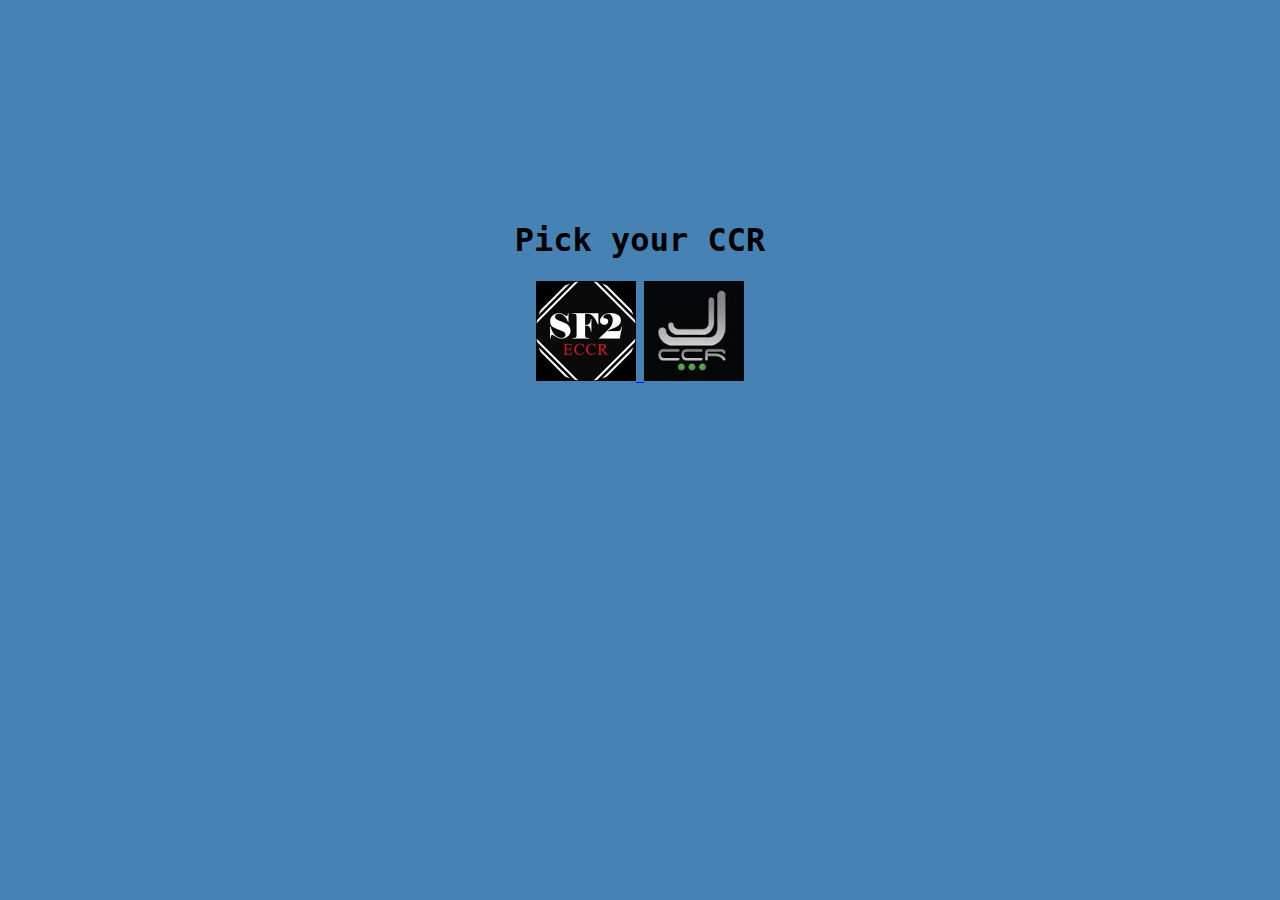
<file: index.html>
<!DOCTYPE html>
<html lang="en">
<head>
  <meta charset="UTF-8">
  <meta http-equiv="X-UA-Compatible" content="IE=edge">
  <meta name="viewport" content="width=device-width, initial-scale=1.0">
  <title>Online CCR Simulator</title>
</head>
<body style="font-family: monospace; background-color: steelblue;">
  <section style="text-align: center; padding-top: 12rem;">
    <h1 style="font-size: 2rem;">Pick your CCR</h1>

    <a href="#">
      <img src="./images/sf2-logo.jpeg" alt="SF2" style="height: 100px;">
    </a>

    <a href="./jj.html">
      <img src="./images/jj-logo.jpeg" alt="JJ" style="height: 100px;">
    </a>
  </section>
</body>
</html>
</file>
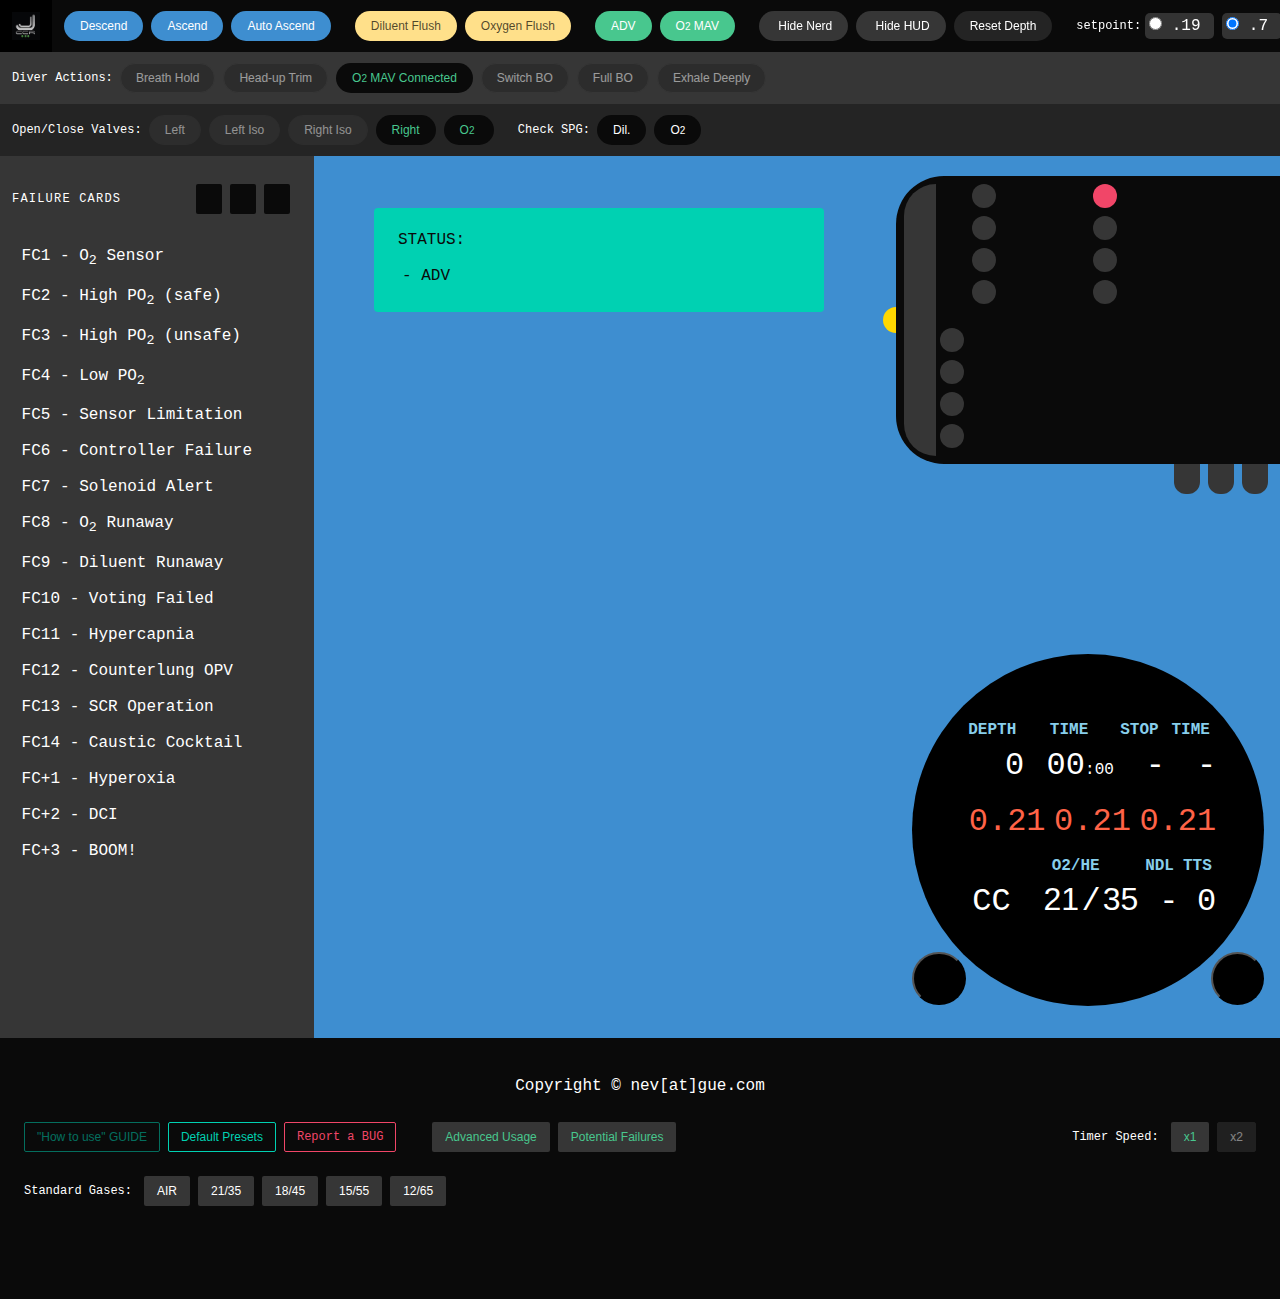
<file: jj.html>
<!DOCTYPE html>
<html lang='en' class='has-navbar-fixed-top'>
<head>
  <meta charset='UTF-8'>
  <meta http-equiv='X-UA-Compatible' content='IE=edge'>
  <meta name='viewport' content='width=device-width, initial-scale=1.0'>
  <title>JJ CCR Simulator</title>
  <link rel='stylesheet' href='https://cdnjs.cloudflare.com/ajax/libs/font-awesome/6.2.1/css/all.min.css' integrity='sha512-MV7K8+y+gLIBoVD59lQIYicR65iaqukzvf/nwasF0nqhPay5w/9lJmVM2hMDcnK1OnMGCdVK+iQrJ7lzPJQd1w==' crossorigin='anonymous' referrerpolicy='no-referrer' />
  <link rel='stylesheet' href='./styles/bulma.min.css'>
  <link rel='stylesheet' href='./styles/hud.css'>
  <link rel='stylesheet' href='./styles/nerd.css'>
  <link rel='stylesheet' href='./styles/style.css'>
</head>
<body>
  <nav class='navbar is-fixed-top is-black'>
    <div class='navbar-brand'>
      <a class='navbar-item' href='index.html'>
        <img src='./images/jj-logo.jpeg' alt='JJ'>
      </a>
    </div>

    <div class='navbar-menu'>
      <div class='navbar-start'>
        <div class='navbar-item'>
          <div class='buttons are-small'>
            <button id='descend' class='button is-info is-rounded' onclick='descend ()' title='Descend 3 meters'>Descend</button>
            <button id='ascend' class='button is-info is-rounded' onclick='ascend ()' title='Ascend 3 meters'>Ascend</button>
            <button id='auto_ascend' class='button is-info is-rounded' onclick='autoAscend ()' title='Ascend 1m/sec speed'>Auto Ascend</button>
          </div>
        </div>
        <div class='navbar-item'>
          <div class='buttons are-small'>
            <button id='diluentFlush' class='button is-warning is-rounded' onclick='diluentFlush ()'>Diluent Flush</button>
            <button id='oxygenFlush' class='button is-warning is-rounded' onclick='oxygenFlush ()'>Oxygen Flush</button>
          </div>
        </div>
        <div class='navbar-item'>
          <div class='buttons are-small'>
            <button id='mavDiluent' class='button is-success is-rounded' onclick='mavDiluent ()'>ADV</button>
            <button id='mavOxygen' class='button is-success is-rounded' onclick='mavO2Addition ()'>O<sup>2</sup>&nbsp;MAV</button>
          </div>
        </div>
        <div class='navbar-item'>
          <div class='buttons are-small'>
            <button id='hideNerd' class='button is-dark is-rounded' onclick='hideNerd ()'><i class='fa-solid fa-eye-slash'></i>&nbsp;Hide Nerd</button>
            <button id='showNerd' class='button is-dark is-rounded is-hidden' onclick='showNerd ()'><i class='fa-solid fa-eye'></i>&nbsp;Show Nerd</button>
            <button id='hideHud' class='button is-dark is-rounded' onclick='hideHud ()'><i class='fa-solid fa-eye-slash'></i>&nbsp;Hide HUD</button>
            <button id='showHud' class='button is-dark is-rounded is-hidden' onclick='showHud ()'><i class='fa-solid fa-eye'></i>&nbsp;Show HUD</button>
            <button id='reset_data' class='button is-danger has-background-black-ter is-rounded' onclick='resetData ()'>Reset Depth</button>
          </div>
        </div>
      </div>

      <div class='navbar-end'>
        <div class='navbar-item'>
          <p class='is-size-7'>setpoint:</p>
          <section id='setpoint'>
            <label class='sp.19'>
              <input id='sp_19' type='radio' value='0.18' name='radio'>
              <span>.19</span>
            </label>
            <label class='sp.7'>
              <input id='sp_7' type='radio' value='0.68' name='radio' checked>
              <span>.7</span>
            </label>
            <label class='sp1.2'>
              <input id='sp_12' type='radio' value='1.18' name='radio'>
              <span>1.2</span>
            </label>
          </section>
        </div>
      </div>
    </div>
  </nav>

  <nav id="adv_nav_row1" class='navbar is-fixed-top is-light has-background-dark is-hidden' style='margin-top: 52px'>    
    <div class='navbar-menu'>
      <div class='navbar-start'>
        <div class='navbar-item'>
          <p class='is-size-7 has-text-white'>Diver Actions:&nbsp;</p>
          <div class='buttons are-small'>
            <button id='' class='button is-dark has-background-black-ter is-rounded' onclick='' title='' disabled>Breath Hold</button>
            <button id='' class='button is-dark has-background-black-ter is-rounded' onclick='' title='' disabled>Head-up Trim</button>
            <button id='o2MavConnection' class='button is-black is-rounded has-text-success' onclick='toggleO2MavConnection ()' title='Toggle O2 MAV connection'>O<sup>2</sup>&nbsp;MAV&nbsp;<span id="o2MavDisconnect" class="is-hidden">Disconnected</span><span id="o2MavConnect">Connected</span></button>
            <button id='' class='button is-dark has-background-black-ter is-rounded' onclick='' title='' disabled>Switch BO</button>
            <button id='' class='button is-dark has-background-black-ter is-rounded' onclick='' title='' disabled>Full BO</button>
            <button id='' class='button is-dark has-background-black-ter is-rounded' onclick='' title='' disabled>Exhale Deeply</button>
          </div>
        </div>
      </div>
    </div>
  </nav>

  <nav id="adv_nav_row2" class='navbar is-fixed-top is-light has-background-black-ter is-hidden' style='margin-top: 104px'>    
    <div class='navbar-menu'>
      <div class='navbar-start'>
        <div class='navbar-item'>
          <p class='is-size-7 has-text-white'>Open/Close Valves:&nbsp;</p>
          <div class='buttons are-small'>
            <button id='leftValve' class='button is-dark has-text-successX is-rounded' onclick='leftValveToggle ()' title='Left Post Valve' disabled>Left</button>
            <button id='leftIsoValve' class='button is-dark has-text-successX is-rounded' onclick='leftIsoValveToggle ()' title='Right Post Valve' disabled>Left Iso</button>
            <button id='rightIsoValve' class='button is-dark has-text-successX is-rounded' onclick='rightIsoValveToggle ()' title='Right Post Valve' disabled>Right Iso</button>
            <button id='rightValve' class='button is-black has-text-success is-rounded' onclick='rightValveToggle ()' title='Right Post Valve'>Right</button>
            <button id='o2tankValve' class='button is-black has-text-success is-rounded' onclick='o2ValveToggle ()' title='O2 Tank Valve'>O<sup>2</sup>&nbsp;</button>
          </div>
        </div>

        <div class='navbar-item'>
          <p class='is-size-7 has-text-white'>Check SPG:&nbsp;</p>
          <div class='buttons are-small'>
            <button id='' class='button is-black is-rounded' onclick='alert("Diluent tank pressure: " + spgDil + " bar")' title=''>Dil.</button>
            <button id='' class='button is-black is-rounded' onclick='alert("O2 tank pressure: " + spgO2 + " bar")' title=''>O<sup>2</sup></button>
          </div>
        </div>
      </div>
    </div>
  </nav>

  <section class='main'>
    <div class='columns'>
      <div id='failures' class='column is-3 has-background-dark px-0'>
        <aside class='menu'>
          <div class="level m-0 p-5">
            <div class="level-left">
              <div class="level-item">
                <p class='menu-label has-text-white'>Failure Cards</p>
              </div>
            </div>

            <div class="level-right">
              <div class="level-item">
                <div class="buttons">
                  <button class='button is-small is-black' title='Show/Hide Hints' onclick='toggleHint ()'><i id='failuresHintButton' class='fa-solid fa-lightbulb has-text-success'></i></button>
                  <button class='button is-small is-black' title='Show/Hide Solutions' onclick='toggleSolutions ()'><i id='failuresSolutionButton' class='fa-solid fa-book'></i></button>
                  <button class='button is-small is-black' title='Play Random FC' onclick='randomFailure ()'><i id='failuresRandomButton' class='fa-solid fa-play'></i></button>
                </div>
              </div>
            </div>
          </div>
            
          <ul class='menu-list'>
            <li title='O2 sensor discrepancy'>
              <a class='has-text-white' onclick='runFC1 ()'>
                <i id='fc1icon' class='fa-solid fa-flag has-text-success'></i>&nbsp;<span id='FC1no'>FC1</span> <span id='FC1hint'>- O<sub>2</sub> Sensor</span>
              </a>
            </li>

            <li title='Moderately high but safe PO2'>
              <a class='has-text-white' onclick='runFC2 ()'>
                <i id='fc2icon' class='fa-solid fa-flag has-text-success'></i>&nbsp;<span id='FC2no'>FC2</span> <span id='FC2hint'>- High PO<sub>2</sub> (safe)</span>
              </a>
            </li>

            <li title='High unsafe PO2 - Hyperoxic warning'>
              <a class='has-text-white' onclick='runFC3 ()'>
                <i id='fc3icon' class='fa-solid fa-flag has-text-success'></i>&nbsp;<span id='FC3no'>FC3</span> <span id='FC3hint'>- High PO<sub>2</sub> (unsafe)</span>
              </a>
            </li>

            <li title='Low unsafe PO2 - Hypoxic warning'>
              <a class='has-text-white' onclick='runFC4 ()'>
                <i id='fc4icon' class='fa-solid fa-flag has-text-success'></i>&nbsp;<span id='FC4no'>FC4</span> <span id='FC4hint'>- Low PO<sub>2</sub></span>
              </a>
            </li>

            <li title='Sensor current limitation and voting logic failure'>
              <a class='has-text-white' onclick='runFC5 ()'>
                <i id='fc5icon' class='fa-solid fa-flag has-text-success'></i>&nbsp;<span id='FC5no'>FC5</span> <span id='FC5hint'>- Sensor Limitation</span>
              </a>
            </li>

            <li title='Controller failure'>
              <a class='has-text-white' onclick='runFC6 ()'>
                <i id='fc6icon' class='fa-solid fa-flag has-text-success'></i>&nbsp;<span id='FC6no'>FC6</span> <span id='FC6hint'>- Controller Failure</span>
              </a>
            </li>

            <li title='Solenoid alert, interrupted O2 supply'>
              <a class='has-text-white' onclick='runFC7 ()'>
                <i id='fc7icon' class='fa-solid fa-flag has-text-success'></i>&nbsp;<span id='FC7no'>FC7</span> <span id='FC7hint'>- Solenoid Alert</span>
              </a>
            </li>

            <li title='O2 runaway - Malfunctioning addition'>
              <a class='has-text-white' onclick='runFC8 ()'>
                <i id='fc8icon' class='fa-solid fa-flag has-text-success'></i>&nbsp;<span id='FC8no'>FC8</span> <span id='FC8hint'>- O<sub>2</sub> Runaway</span>
              </a>
            </li>

            <li title='Diluent runaway - Malfunctioning ADV'>
              <a class='has-text-white' onclick='runFC9 ()'>
                <i id='fc9icon' class='fa-solid fa-flag has-text-success'></i>&nbsp;<span id='FC9no'>FC9</span> <span id='FC9hint'>- Diluent Runaway</span>
              </a>
            </li>

            <li title='Voting failed - Voting logic failure'>
              <a class='has-text-white' onclick='runFC10 ()'>
                <i id='fc10icon' class='fa-solid fa-flag has-text-success'></i>&nbsp;<span id='FC10no'>FC10</span> <span id='FC10hint'>- Voting Failed</span>
              </a>
            </li>

            <li title='Hypercapnia - CO2 absorbent failure'>
              <a class='has-text-white' onclick='runFC11 ()'>
                <i id='fc11icon' class='fa-solid fa-flag has-text-success'></i>&nbsp;<span id='FC11no'>FC11</span> <span id='FC11hint'>- Hypercapnia</span>
              </a>
            </li>

            <li title='Released counterlung OPV'>
              <a class='has-text-white' onclick='runFC12 ()'>
                <i id='fc12icon' class='fa-solid fa-flag has-text-success'></i>&nbsp;<span id='FC12no'>FC12</span> <span id='FC12hint'>- Counterlung OPV</span>
              </a>
            </li>

            <li title='Semi-closed operation'>
              <a class='has-text-white' onclick='runFC13 ()'>
                <i id='fc13icon' class='fa-solid fa-flag has-text-success'></i>&nbsp;<span id='FC13no'>FC13</span> <span id='FC13hint'>- SCR Operation</span>
              </a>
            </li>

            <li title='Caustic Cocktail'>
              <a class='has-text-white' onclick='runFC14 ()'>
                <i id='fc14icon' class='fa-solid fa-flag has-text-success'></i>&nbsp;<span id='FC14no'>FC14</span> <span id='FC14hint'>- Caustic Cocktail</span>
              </a>
            </li>

            <li title='Hyperoxia (experience dive)'>
              <a class='has-text-white' onclick='runFCp1 ()'>
                <i id='fc+1icon' class='fa-solid fa-flag has-text-success'></i>&nbsp;<span id='FC+1no'>FC+1</span> <span id='FC+1hint'>- Hyperoxia</span>
              </a>
            </li>

            <li title='DCI (experience dive)'>
              <a class='has-text-white' onclick='runFCp2 ()'>
                <i id='fc+2icon' class='fa-solid fa-flag has-text-success'></i>&nbsp;<span id='FC+2no'>FC+2</span> <span id='FC+2hint'>- DCI</span>
              </a>
            </li>

            <li title='BOOM!'>
              <a class='has-text-white' onclick='runFCp3 ()'>
                <i id='fc+3icon' class='fa-solid fa-flag has-text-success'></i>&nbsp;<span id='FC+3no'>FC+3</span> <span id='FC+3hint'>- BOOM!</span>
              </a>
            </li>
          </ul>
        </aside>
      </div>
      
      <div id='app' class='column has-background-info'>
        <div class='columns'>
          <div class='column is-7'>
            <section class='section'>
              <section class='status notification is-primary has-text-black'>
                <label>STATUS:</label>
                <div id='solenoid_valve'></div>
                <div id='adv_valve'></div>
              </section>

              <section class='notifications mt-5'>
                <div id='gas_density' class='notification is-danger is-light is-hidden'>
                  High <strong>Gas Density</strong>!
                </div>

                <div id='gas_narcosis' class='notification is-danger is-light is-hidden'>
                  High <strong>Gas Narcosis</strong>!
                </div>

                <!-- ############################### -->
                <!-- ########## SYMPTOMS ########### -->
                <!-- ############################### -->

                <div id='symptoms' class='notification is-warning is-hidden'>
                  <label>SYMPTOMS:</label>

                  <ul id='fc11symptoms' class='is-hidden' style='list-style-type: circle; margin-left: 1.5em'>
                    <li>Increased breathing rate</li>
                    <li>Gasping</li>
                    <li>Headache</li>
                    <li>Anxiety</li>
                  </ul>

                  <ul id='fc14symptoms' class='is-hidden' style='list-style-type: circle; margin-left: 1.5em'>
                    <li>Gurgling sound</li>
                    <li>Loss of bouyancy</li>
                    <li>Breathing resistance</li>
                    <li>Bitter taste</li>
                    <li>Coughing and gagging</li>
                  </ul>

                  <ul id='fc+1symptoms' class='is-hidden' style='list-style-type: circle; margin-left: 1.5em'>
                    <li>Visual disturbance</li>
                    <li>Ear ringing</li>
                    <li>Nausea</li>
                    <li>Twitching</li>
                    <li>Irritability</li>
                    <li>Dizziness</li>
                  </ul>

                  <ul id='fc+2symptoms' class='is-hidden' style='list-style-type: circle; margin-left: 1.5em'>
                    <li>Pain</li>
                    <li>Numbness</li>
                    <li>Motoric weakness</li>
                    <li>Cutaneous and/or muscular discomfort</li>
                  </ul>

                </div>

                <div id='symptoms_live' class='notification is-warning is-hidden'>
                  <label>SYMPTOMS:</label>

                  <ul id='hypoxia_symptoms' class='is-hidden' style='list-style-type: circle; margin-left: 1.5em'>
                    <li>Impaired intellectual capacity</li>
                    <li>Compromised response time</li>
                    <li>Reduced awareness</li>
                    <li>Nausea</li>
                    <li>Euphoria</li>
                    <li>Fatigue</li>
                    <li>Unconsciousness</li>
                  </ul>

                  <ul id='hyperoxia_symptoms' class='is-hidden' style='list-style-type: circle; margin-left: 1.5em'>
                    <li>Visual disturbance</li>
                    <li>Ear ringing</li>
                    <li>Nausea</li>
                    <li>Twitching</li>
                    <li>Irritability</li>
                    <li>Dizziness</li>
                  </ul>

                </div>

                <!-- ############################### -->
                <!-- ########## SOLUTIONS ########## -->
                <!-- ############################### -->

                <div id='solutions' class='notification is-success is-light is-hidden p-0'>
                  <ol id='solutionFC1' class='is-hidden p-5' style='list-style-type: numbers; margin-left: 1.5em'>
                    <p class='mb-3 is-uppercase	has-text-weight-bold'>O<sub>2</sub> SENSOR DISCREPANCY, <span class='has-text-info'>FC1</span> SOLUTION:</p>
                    <li>Signal team and stabilize</li>
                    <li>Switch CTRL to low setpoint 0.7</li>
                    <li>Check CTRL diluent pO<sub>2</sub></li>
                    <li>One handed diluent flush</li>
                    <li>Evaluate circumtances</li>
                  </ol>

                  <ol id='solutionFC2' class='is-hidden p-5' style='list-style-type: numbers; margin-left: 1.5em'>
                    <p class='mb-3 is-uppercase	has-text-weight-bold'>MODERATELY HIGH BUT SAFE PO<sub>2</sub>, <span class='has-text-info'>FC2</span> SOLUTION:</p>
                    <li>Trigger diluent addition by nose exhalation</li>
                    <li>Evaluate circumstances</li>
                    <br>
                    <strong>If not resolved</strong>
                    <li>Unintentional O<sub>2</sub> addition – increasing but safe pO<sub>2</sub></li>
                  </ol>

                  <ol id='solutionFC3' class='is-hidden p-5' style='list-style-type: numbers; margin-left: 1.5em'>
                    <p class='mb-3 is-uppercase	has-text-weight-bold'>HIGH UNSAFE PO<sub>2</sub> – HYPEROXIC WARNING, <span class='has-text-info'>FC3</span> SOLUTION:</p>
                    <li>Signal team 'High pO<sub>2</sub>'</li>
                    <li>Diluent flush</li>
                    <li>Evaluate circumstances</li>
                    <br>
                    <strong>If not resolved</strong>
                    <li>Unintentional O<sub>2</sub> addition – hyperoxic warning</li>
                  </ol>

                  <ol id='solutionFC4' class='is-hidden p-5' style='list-style-type: numbers; margin-left: 1.5em'>
                    <p class='mb-3 is-uppercase	has-text-weight-bold'>LOW UNSAFE PO<sub>2</sub> – HYPOXIC WARNING, <span class='has-text-info'>FC4</span> SOLUTION:</p>
                    <li>Signal team 'switch to back gas' and stabilize</li>
                    <li>Switch to back gas</li>
                    <li>Check O<sub>2</sub> supply using MAV</li>
                    <li>Flow check O<sub>2</sub> cylinder valve</li>
                    <li>Check oxygen pressure gauge</li>
                    <li>Evaluate circumstances</li>
                  </ol>

                  <ol id='solutionFC5' class='is-hidden p-5' style='list-style-type: numbers; margin-left: 1.5em'>
                    <p class='mb-3 is-uppercase	has-text-weight-bold'>SENSOR CURRENT LIMITATION AND VOTING LOGIC FAILURE, <span class='has-text-info'>FC5</span> SOLUTION:</p>
                    <li>Signal team and stabilize</li>
                    <li>Switch CTRL to low setpoint 0.7</li>
                    <li>Check CTRL diluent pO<sub>2</sub></li>
                    <li>One handed diluent flush</li>
                    <li>Evaluate circumstances</li>
                  </ol>

                  <ol id='solutionFC6' class='is-hidden p-5' style='list-style-type: numbers; margin-left: 1.5em'>
                    <p class='mb-3 is-uppercase	has-text-weight-bold'>CONTROLLER FAILURE, <span class='has-text-info'>FC6</span> SOLUTION:</p>
                    <li>Signal team and stabilize</li>
                    <li>Manual O<sub>2</sub> addition</li>
                    <li>Use HUD for O<sub>2</sub> monitoring</li>
                    <li>Evaluate circumstances</li>
                  </ol>
                  
                  <ol id='solutionFC7' class='is-hidden p-5' style='list-style-type: numbers; margin-left: 1.5em'>
                    <p class='mb-3 is-uppercase	has-text-weight-bold'>SOLENOID ALERT, INTERRUPTED O<sub>2</sub> SUPPLY, <span class='has-text-info'>FC7</span> SOLUTION:</p>
                    <li>Signal team 'O<sub>2</sub> failed' and stabilize</li>
                    <li>Maintain pO<sub>2</sub> with O<sub>2</sub> MAV</li>
                    <li>Flow check O<sub>2</sub> cylinder valve</li>
                    <li>Check oxygen pressure gauge</li>
                    <li>Evaluate circumstances</li>
                  </ol>

                  <ol id='solutionFC8' class='is-hidden p-5' style='list-style-type: numbers; margin-left: 1.5em'>
                    <p class='mb-3 is-uppercase	has-text-weight-bold'>O<sub>2</sub> RUNAWAY – MALFUNCTIONING ADDITION, <span class='has-text-info'>FC8</span> SOLUTION:</p>
                    <li>Signal team and stabilize</li>
                    <li>Adjust trim to be slightly negative</li>
                    <li>Remain on the loop allowing gas to escape from the lips</li>
                    <li>Close O<sub>2</sub> valve while signalling</li>
                    <li>Evaluate circumstances</li>
                  </ol>

                  <ol id='solutionFC9' class='is-hidden p-5' style='list-style-type: numbers; margin-left: 1.5em'>
                    <p class='mb-3 is-uppercase	has-text-weight-bold'>DILUENT RUNAWAY – MALFUNCTIONING ADV, <span class='has-text-info'>FC9</span> SOLUTION:</p>
                    <li>Signal team and stabilize</li>
                    <li>Adjust trim to be slightly negative</li>
                    <li>Remain on the loop allowing gas to escape from the lips</li>
                    <li>Close primary valve while signalling</li>
                    <li>Evaluate circumstances</li>
                  </ol>

                  <ol id='solutionFC10' class='is-hidden p-5' style='list-style-type: numbers; margin-left: 1.5em'>
                    <p class='mb-3 is-uppercase	has-text-weight-bold'>VOTING FAILED – VOTING LOGIC FAILURE, <span class='has-text-info'>FC10</span> SOLUTION:</p>
                    <li>Signal team and stabilize</li>
                    <li>Bailout</li>
                    <li>Evaluate circumstances</li>
                  </ol>

                  <ol id='solutionFC11' class='is-hidden p-5' style='list-style-type: numbers; margin-left: 1.5em'>
                    <p class='mb-3 is-uppercase	has-text-weight-bold'>HYPERCAPNIA – CO2 ABSORBENT FAILURE, <span class='has-text-info'>FC11</span> SOLUTION:</p>
                    <li>Signal team and stabilize</li>
                    <li>Stop all physical activity</li>
                    <li>Exhale deeply</li>
                    <li>Evaluate circumstances</li>
                    <br>
                    <strong>If not resolved</strong>
                    <li>Bailout</li>
                  </ol>

                  <ol id='solutionFC12' class='is-hidden p-5' style='list-style-type: numbers; margin-left: 1.5em'>
                    <p class='mb-3 is-uppercase	has-text-weight-bold'>RELEASED COUNTERLUNG OPV, <span class='has-text-info'>FC12</span> SOLUTION:</p>
                    <li>Signal team and stabilize</li>
                    <li>Confirm OPV pull string status</li>
                    <li>Evaluate circumstances</li>
                  </ol>

                  <ol id='solutionFC13' class='is-hidden p-5' style='list-style-type: numbers; margin-left: 1.5em'>
                    <p class='mb-3 is-uppercase	has-text-weight-bold'>SEMI-CLOSED OPERATION, <span class='has-text-info'>FC13</span> SOLUTION:</p>
                    <li>Signal team 'SCR OPS'</li>
                    <li>Monitor pO2</li>
                    <li>Force ADV addition as required</li>
                    <li>Evaluate circumstances</li>
                  </ol>

                  <ol id='solutionFC14' class='is-hidden p-5' style='list-style-type: numbers; margin-left: 1.5em'>
                    <p class='mb-3 is-uppercase	has-text-weight-bold'>CAUSTIC COCKTAIL, <span class='has-text-info'>FC14</span> SOLUTION:</p>
                    <li>Signal team and stabilize</li>
                    <li>Switch to backgas</li>
                    <li>Flood recovery</li>
                    <li>Evaluate circumstances</li>
                    <br>
                    <strong>If not resolved</strong>
                    <li>Bailout</li>
                  </ol>

                  <ol id='solutionFC+1' class='is-hidden p-5' style='list-style-type: numbers; margin-left: 1.5em'>
                    <p class='mb-3 is-uppercase	has-text-weight-bold'>HYPEROXIA (experience dive), <span class='has-text-info'>FC+1</span> SOLUTION:</p>
                    <li>Signal team and stabilize</li>
                    <li>Stop and stabilize</li>
                    <li>Switch CTRL to low setpoint 0.7</li>
                    <li>Diluent flush</li>
                    <li>Evaluate circumstances</li>
                  </ol>

                  <ol id='solutionFC+2' class='is-hidden p-5' style='list-style-type: numbers; margin-left: 1.5em'>
                    <p class='mb-3 is-uppercase	has-text-weight-bold'>DCI (experience dive), <span class='has-text-info'>FC+2</span> SOLUTION:</p>
                    <li>Descend 3m or deeper</li>
                    <li>Restart deco from this depth
                    <li>Evaluate circumstances</li>
                    <li>Extend deco as practical</li>
                    <li>Do not separate from team</li>
                    <li>Communicate with surface</li>
                  </ol>

                </div>
              </section>
    
              <section id='messages' class='passive'>
                <p class='title has-text-white'>You Are Dead!</p>
                <p class='subtitle has-text-white'>'<span id='reason'></span>'</p>
              </section>
            </section>
          </div>

          <div class='column is-5'>
            <section id="hud-section" class="mt-4">
              <!-- ############################### -->
              <!-- ############# HUD ############# -->
              <!-- ############################### -->

              <div id='hud' class='has-background-black'>
                <button id="hud_main_button" onclick='hudRealtime ()' title='Turn-on & Sync with CTRL'></button>
                <div id="hud_buddy_led"></div>
                <div class='sensors'>
                  <div id='hud_sensor1' class='sensor'>
                    <div id='hud_sensor1_led1' class='hud-light light-red'></div>
                    <div id='hud_sensor1_led2' class='hud-light light-green'></div>
                    <div id='hud_sensor1_led3' class='hud-light light-yellow'></div>
                    <div id='hud_sensor1_led4' class='hud-light light-red'></div>
                  </div>
                  <div id='hud_sensor2' class='sensor'>
                    <div id='hud_sensor2_led1' class='hud-light light-red'></div>
                    <div id='hud_sensor2_led2' class='hud-light light-green'></div>
                    <div id='hud_sensor2_led3' class='hud-light light-yellow'></div>
                    <div id='hud_sensor2_led4' class='hud-light light-red'></div>
                  </div>
                  <div id='hud_sensor3' class='sensor'>
                    <div id='hud_sensor3_led1' class='hud-light light-red'></div>
                    <div id='hud_sensor3_led2' class='hud-light light-green'></div>
                    <div id='hud_sensor3_led3' class='hud-light light-yellow'></div>
                    <div id='hud_sensor3_led4' class='hud-light light-red'></div>
                  </div>
                </div>
              </div>
  
              <div class='buttons is-fullwidth is-justify-content-flex-end px-3'>
                <button class='button is-small is-dark' onclick='hudBatteryLow ()' title='Battery is low and should be replaced'>
                  <i id='hud_battery_icon' class='fa-solid fa-battery-quarter'></i>
                </button>
                <button class='button is-small is-dark' onclick='hudSensorFailed ()' title='O2 sensor has failed calibration (Sensor 3)'>
                  <i id='hud_sensor_icon' class='fa-solid fa-filter-circle-xmark'></i>
                </button>
                <button class='button is-small is-dark' onclick='hudNoCommunications ()' title='No DiveCAN® Communications'>
                  <i id='hud_communication_icon' class='fa-solid fa-link-slash'></i>
                </button>
              </div>
            </section>

            <section id="nerd-section" class="mt-calc-nav-1">
              <!-- ############################### -->
              <!-- ############ NERD ############# -->
              <!-- ############################### -->
  
              <div id='nerd' class='nerd'>
                <table id='nerd_top_row'>
                  <thead>
                    <tr>
                      <th>DEPTH</th>
                      <th>TIME</th>
                      <th>STOP</th>
                      <th>TIME</th>
                    </tr>
                  </thead>
                  <tbody>
                    <tr>
                      <td><span id='depth'></span></td>
                      <td>
                        <label id='minutes'>00</label><span style='font-size: .5em'>:</span><label id='seconds' style='font-size: .5em'>00</label></td>
                      <td>-</td>
                      <td>-</td>
                    </tr>
                  </tbody>
                </table>
  
                <table id='nerd_center_row'>
                  <tr>
                    <td><span id='sensor1'></span></td>
                    <td><span id='sensor2'></span></td>
                    <td><span id='sensor3'></span></td>
                  </tr>
                </table>
  
                <div id='nerd-warning-FC10' class='nerd-warning is-hidden' style='padding: 4px 0'>
                  <p class='is-size-3 has-text-warning has-text-centered'>VOTING FAILED</p>
                </div>
  
                <table id='nerd_bottom_row'>
                  <thead>
                    <tr>
                      <th></th>
                      <th>O2/HE</th>
                      <th>NDL</th>
                      <th>TTS</th>
                    </tr>
                  </thead>
                  <tbody>
                    <tr>
                      <td>CC</td>
                      <td><input id='fO2' type='number' value='21' onfocusout='resetData ()'>/<input id='fHe' type='number' value='35' onfocusout='resetData ()'></td>
                      <td>-</td>
                      <td><span id='tts'></span></td>
                    </tr>
                  </tbody>
                </table>
              </div>

              <div class='nerd-buttons'>
                <button class='is-left' onclick="alert('Controller left button [inactive]')"></button>
                <button class='is-right' onclick="alert('Controller right button [inactive]')"></button>
              </div>
            </section>
          </div>
        </div>
      </div>
    </div>
  </section>

  <footer class='footer has-text-white has-background-black'>
    <div class='content has-text-centered'>
      <p>Copyright &copy; nev[at]gue.com</p>
    </div>

    <div class='level'>
      <div class='level-left'>
        <div class='level-item'>
          <div class='buttons'>
            <button class='button is-primary is-outlined is-small' disabled>"How to use" GUIDE</button>
            <button class='button is-primary is-outlined is-small' onclick="toggleDefaultPresets ()">Default Presets</button>
            <a href="https://github.com/guehq/ccr-simulator/issues" target="_blank" class='button is-danger is-outlined is-small'>Report a BUG</a>
          </div>
        </div>
        
        <div class="level-item mx-5">
          <div class='buttons'>
            <button id='advancedUsage' class='button is-dark is-small' onclick='runAdvancedUser ()'>Advanced Usage</button>
            <button id='toggleFCs' class='button is-dark is-small has-text-success' onclick='toggleFCs ()'>Potential Failures</button>
          </div>
        </div>
      </div>

      <div class="level-right">
        <div class="level-item">
          <p class='is-size-7 has-text-white'>Timer Speed:</p>
        </div>

        <div class="level-item">
          <div class='buttons'>
            <button id='timeSpeedx1' class='button is-small is-dark has-text-success' onclick='timeSpeedx1 ()'>x1</button>
            <button id='timeSpeedx2' class='button is-small is-dark' onclick='timeSpeedx2 ()' disabled>x2</button>
          </div>
        </div>
      </div>
    </div>
    
    <div class="level">
      <div class="level-left">
        <div class="level-item">
          <p class='is-size-7 has-text-white'>Standard Gases:</p>
        </div>

        <div class="level-item">
          <div class="buttons">
            <button class="button is-small is-dark" onclick="setGasAir ()">AIR</button>
            <button class="button is-small is-dark" onclick="setGas21_35 ()">21/35</button>
            <button class="button is-small is-dark" onclick="setGas18_45 ()">18/45</button>
            <button class="button is-small is-dark" onclick="setGas15_55 ()">15/55</button>
            <button class="button is-small is-dark" onclick="setGas12_65 ()">12/65</button>
          </div>
        </div>
      </div>
    </div>
  </footer>

  <div id='defaultPresets' class="modal">
    <div class="modal-background"></div>
    <div class="modal-card">
      <header class="modal-card-head">
        <p class="modal-card-title">Default Presets</p>
        <button class="delete" aria-label="close" onclick="toggleDefaultPresets ()"></button>
      </header>
      <section class="modal-card-body">
        <strong>Descend, Ascend and Auto Ascend Buttons</strong>
        <ul>
          <li>> Each "Descend" and "Ascend" button descents/ascents 3 meters distance.</li>
          <li>> Auto ascend speed is 1m/sec for a quick demostration.</li>
        </ul>
        <br>
        <strong>Setpoints</strong>
        <ul>
          <li>> Default setpoint is ".7".</li>
          <li>> When you are on surface you can switch to ".19". But during simulating a dive, you can only switch between ".7" to "1.2".</li>
          <li>> While ascending, setpoint automaticly siwtch ".7" after 4 meters.</li>
          <li>> If controller fails, setpoint automaticly becomes ".7".</li>
        </ul>
      </section>
    </div>
  </div>

  <script src='./js/script.js'></script>
  <script src='./js/gue-standard-gases.js'></script>
  <script src='./js/gue-gas-dynamics.js'></script>
  <script src='./js/gue-jj-FC.js'></script>
  <script src='./js/jj-hud.js'></script>
</body>
</html>
</file>
<file: styles/hud.css>
/* HUD START */
#hud-section .buttons button.button {
  border-radius: 0 0 1em 1em;
}

#hud {
  position: relative;
  margin-right: 0 !important;
  margin-left: auto;
  border-radius: 3em 0 0 3em;
  max-width: 400px;
}

#hud .sensor {
  width: 29%;
  display: inline-block;
}

#hud .sensor:first-child {
  margin-left: 2em;
}

#hud_main_button {
  position: absolute;
  top: calc(50% - 1em);
  left: -1em;
  border: none;
  border-radius: 3em 0 0 3em;
  width: 1em;
  height: 2em;
  background: gold;
}

#hud_buddy_led {
  position: absolute;
  top: .5em;
  left: .5em;
  border: none;
  border-radius: 5em 0 0 5em;
  width: 2em;
  height: calc(100% - 1em);
  background: #363636;
}

#hud_main_button:hover {
  cursor: pointer;
}

.hud-light {
  width: 1.5rem;
  height: 1.5rem;
  border-radius: 100%;
  margin: .5rem auto;
  background: #363636;
}

#hud_buddy_led.is-blinking,
.light-red.is-blinking {
  -webkit-animation: redLightBlinking .75s infinite;
  animation: .75s infinite redLightBlinking;
}

@keyframes redLightBlinking {
  0% { background-color: #363636; }
  50% { background-color: tomato; }
  100% { background-color: #363636; }
}

@-webkit-keyframes redLightBlinking {
  0% { background-color: #363636; }
  50% { background-color: tomato; }
  100% { background-color: #363636; }
}

.light-green.is-blinking {
  -webkit-animation: greenLightBlinking .75s infinite;
  animation: .75s infinite greenLightBlinking;
}

@keyframes greenLightBlinking {
  0% { background-color: #363636; }
  50% { background-color: #48c78e; }
  100% { background-color: #363636; }
}

@-webkit-keyframes greenLightBlinking {
  0% { background-color: #363636; }
  50% { background-color: #48c78e; }
  100% { background-color: #363636; }
}

.light-yellow.is-blinking {
  -webkit-animation: yellowLightBlinking .75s infinite;
  animation: .75s infinite yellowLightBlinking;
}

@keyframes yellowLightBlinking {
  0% { background-color: #363636; }
  50% { background-color: #ffe08a; }
  100% { background-color: #363636; }
}

@-webkit-keyframes yellowLightBlinking {
  0% { background-color: #363636; }
  50% { background-color: #ffe08a; }
  100% { background-color: #363636; }
}

/* HUD END */
</file>
<file: styles/nerd.css>
/* NERD START */
#nerd {
  margin: 2em auto 0;
  border-radius: 100%;
  padding: 4em 3em;
  width: 22em;
  height: 22em;
  color: white;
  text-align: center;
  background-color: black;
}

#nerd table {
  margin-bottom: .5em;
  width: 100%;
}

#nerd table td {
  font-size: 2em;
  text-align: right;
}

#nerd table#center {
  width: 100%;
  text-align: center;
  font-size: 1.1em;
  margin: 0 -1.5em 1em;
}

#nerd table#center td {
  padding: 0 .25em;
}

#nerd th {
  color: skyblue;
}

#nerd .danger {
  color: tomato;
  -webkit-animation: dangerColorChange 1s infinite;
  animation: 1s infinite dangerColorChange;
}

@keyframes dangerColorChange {
  0% { background-color: tomato; color: black; }
  50% { background-color: black; color: tomato; }
  100% { background-color: tomato; color: black; }
}

@-webkit-keyframes dangerColorChange {
  0% { background-color: tomato; color: black; }
  50% { background-color: black; color: tomato; }
  100% { background-color: tomato; color: black; }
}

.nerd-buttons {
  margin: -3.4em auto 1em;
  width: 22em;
}

.nerd-buttons button {
  border-radius: 100%;
  width: 4em;
  height: 4em;
  background-color: black;
  cursor: pointer;
}

.nerd-buttons .is-right {
  float: right;
}

/* Chrome, Safari, Edge, Opera */
#nerd input {
  background: transparent;
  border: none;
  color: white;
  display: inline-block;
  font-size: 1em;
  width: 1.25em;
}

#nerd input::-webkit-outer-spin-button,
#nerd input::-webkit-inner-spin-button {
  -webkit-appearance: none;
  margin: 0;
}

/* Firefox */
#nerd input[type=number] {
  -moz-appearance: textfield;
}
/* NERD END */
</file>
<file: styles/style.css>
html.double-nav {
  padding-top: 160px;
}

body {
  font-family: monospace;
  background-color: black;
}

#setpoint label {
  margin: 0 .25rem;
  border-radius: 5px;
  padding: .25rem;
  background-color: #333;
}

#app {
  min-height: calc(100vh - 110px);
}

.menu-list li {
  padding-left: .75em;
}

.menu-list li a:hover {
  background-color: #161616;
}

.status > div {
  padding: .25rem;
}

.active {
  color: orange;
  -webkit-animation: solenoidValveActivationColorChange .9s infinite;
  animation: .9s infinite solenoidValveActivationColorChange;
}

#messages {
  position: absolute;
  bottom: 5em;
  left: calc(25% + 3em);
}

#messages.passive {
  display: none;
}

@keyframes solenoidValveActivationColorChange {
  0% { background-color: transparent; color: black; }
  50% { background-color: black; color: orange; }
  100% { background-color: transparent; color: black; }
}

@-webkit-keyframes solenoidValveActivationColorChange {
  0% { background-color: transparent; color: black; }
  50% { background-color: black; color: orange; }
  100% { background-color: transparent; color: black; }
}

/* Failures START */
#failures {
  min-height: calc(100vh - 32px);
}

.mt-calc-nav-1 {
  margin-top: calc(100vh - 630px);
}

.mt-calc-nav-3 {
  margin-top: calc(100vh - 740px);
}
</file>
